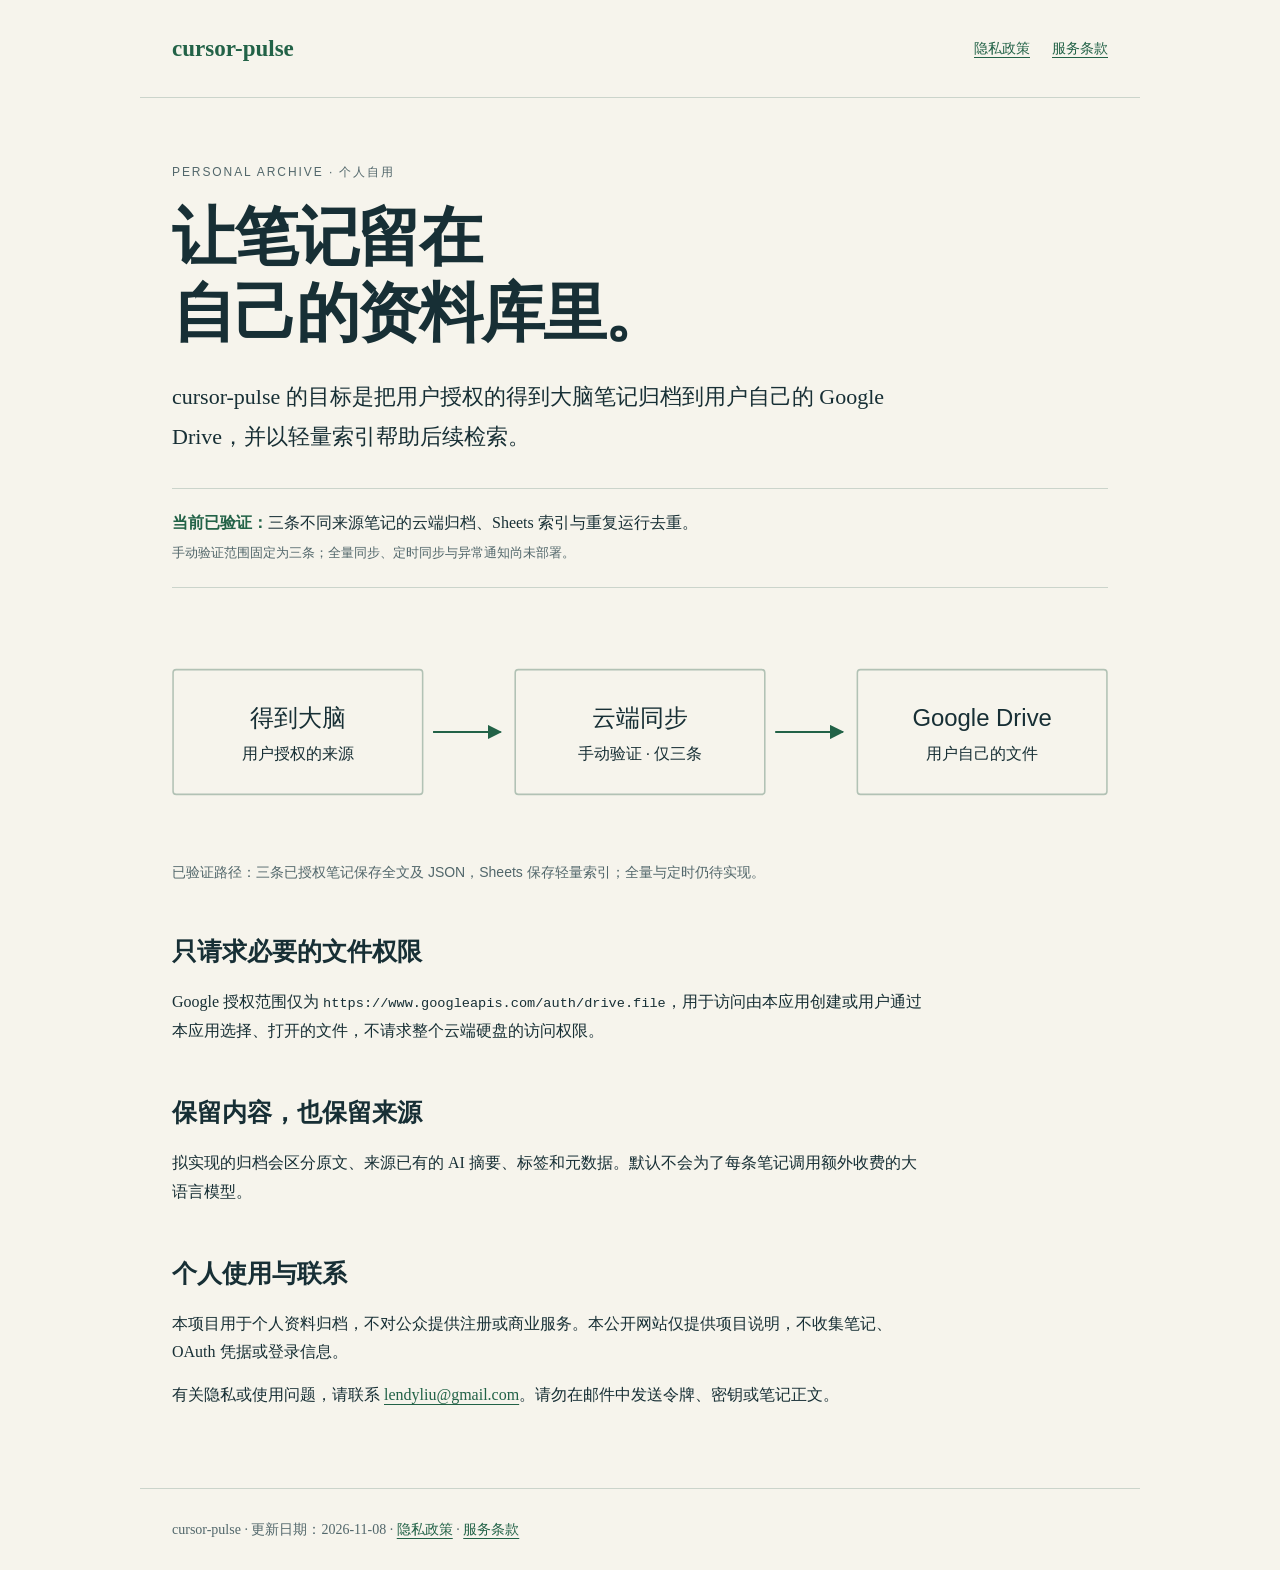
<file: index.html>
<!doctype html>
<html lang="zh-CN"><head><meta charset="utf-8"><meta name="viewport" content="width=device-width,initial-scale=1"><title>cursor-pulse · 个人笔记归档</title><meta name="description" content="cursor-pulse 是个人自用的笔记归档项目，目标是将已授权的得到大脑笔记保存到用户自己的 Google Drive。"><link rel="stylesheet" href="style.css"></head><body>
<header><a href="./">cursor-pulse</a><nav aria-label="主导航"><a href="privacy.html">隐私政策</a><a href="terms.html">服务条款</a></nav></header>
<main><div class="eyebrow">Personal archive · 个人自用</div><h1>让笔记留在<br>自己的资料库里。</h1><p class="lead">cursor-pulse 的目标是把用户授权的得到大脑笔记归档到用户自己的 Google Drive，并以轻量索引帮助后续检索。</p>
<div class="status"><strong>当前已验证：</strong>三条不同来源笔记的云端归档、Sheets 索引与重复运行去重。<br><small>手动验证范围固定为三条；全量同步、定时同步与异常通知尚未部署。</small></div>
<figure><svg viewBox="0 0 900 210" role="img" aria-labelledby="flow-title flow-desc"><title id="flow-title">三条样本已验证的归档路径</title><desc id="flow-desc">用户授权的得到大脑笔记，经手动云端同步处理后保存到用户自己的 Google Drive。当前限定三条样本。</desc><defs><marker id="arrow" viewBox="0 0 10 10" refX="9" refY="5" markerWidth="7" markerHeight="7" orient="auto"><path d="M0 0 10 5 0 10Z" fill="#226247"/></marker></defs><g fill="none" stroke="#b2c2b5" stroke-width="1.5"><rect x="1" y="40" width="240" height="120" rx="3"/><rect x="330" y="40" width="240" height="120" rx="3"/><rect x="659" y="40" width="240" height="120" rx="3"/></g><g stroke="#226247" stroke-width="2" marker-end="url(#arrow)"><path d="M251 100H316"/><path d="M580 100H645"/></g><g fill="#172f35" font-family="'PingFang SC',sans-serif" text-anchor="middle"><text x="121" y="94" font-size="23">得到大脑</text><text x="121" y="126" font-size="15">用户授权的来源</text><text x="450" y="94" font-size="23">云端同步</text><text x="450" y="126" font-size="15">手动验证 · 仅三条</text><text x="779" y="94" font-size="23">Google Drive</text><text x="779" y="126" font-size="15">用户自己的文件</text></g></svg><figcaption>已验证路径：三条已授权笔记保存全文及 JSON，Sheets 保存轻量索引；全量与定时仍待实现。</figcaption></figure>
<h2>只请求必要的文件权限</h2><p>Google 授权范围仅为 <code>https://www.googleapis.com/auth/drive.file</code>，用于访问由本应用创建或用户通过本应用选择、打开的文件，不请求整个云端硬盘的访问权限。</p>
<h2>保留内容，也保留来源</h2><p>拟实现的归档会区分原文、来源已有的 AI 摘要、标签和元数据。默认不会为了每条笔记调用额外收费的大语言模型。</p>
<h2>个人使用与联系</h2><p>本项目用于个人资料归档，不对公众提供注册或商业服务。本公开网站仅提供项目说明，不收集笔记、OAuth 凭据或登录信息。</p><p>有关隐私或使用问题，请联系 <a href="mailto:lendyliu@gmail.com">lendyliu@gmail.com</a>。请勿在邮件中发送令牌、密钥或笔记正文。</p>
</main><footer>cursor-pulse · 更新日期：2026-11-08 · <a href="privacy.html">隐私政策</a> · <a href="terms.html">服务条款</a></footer></body></html>
</file>
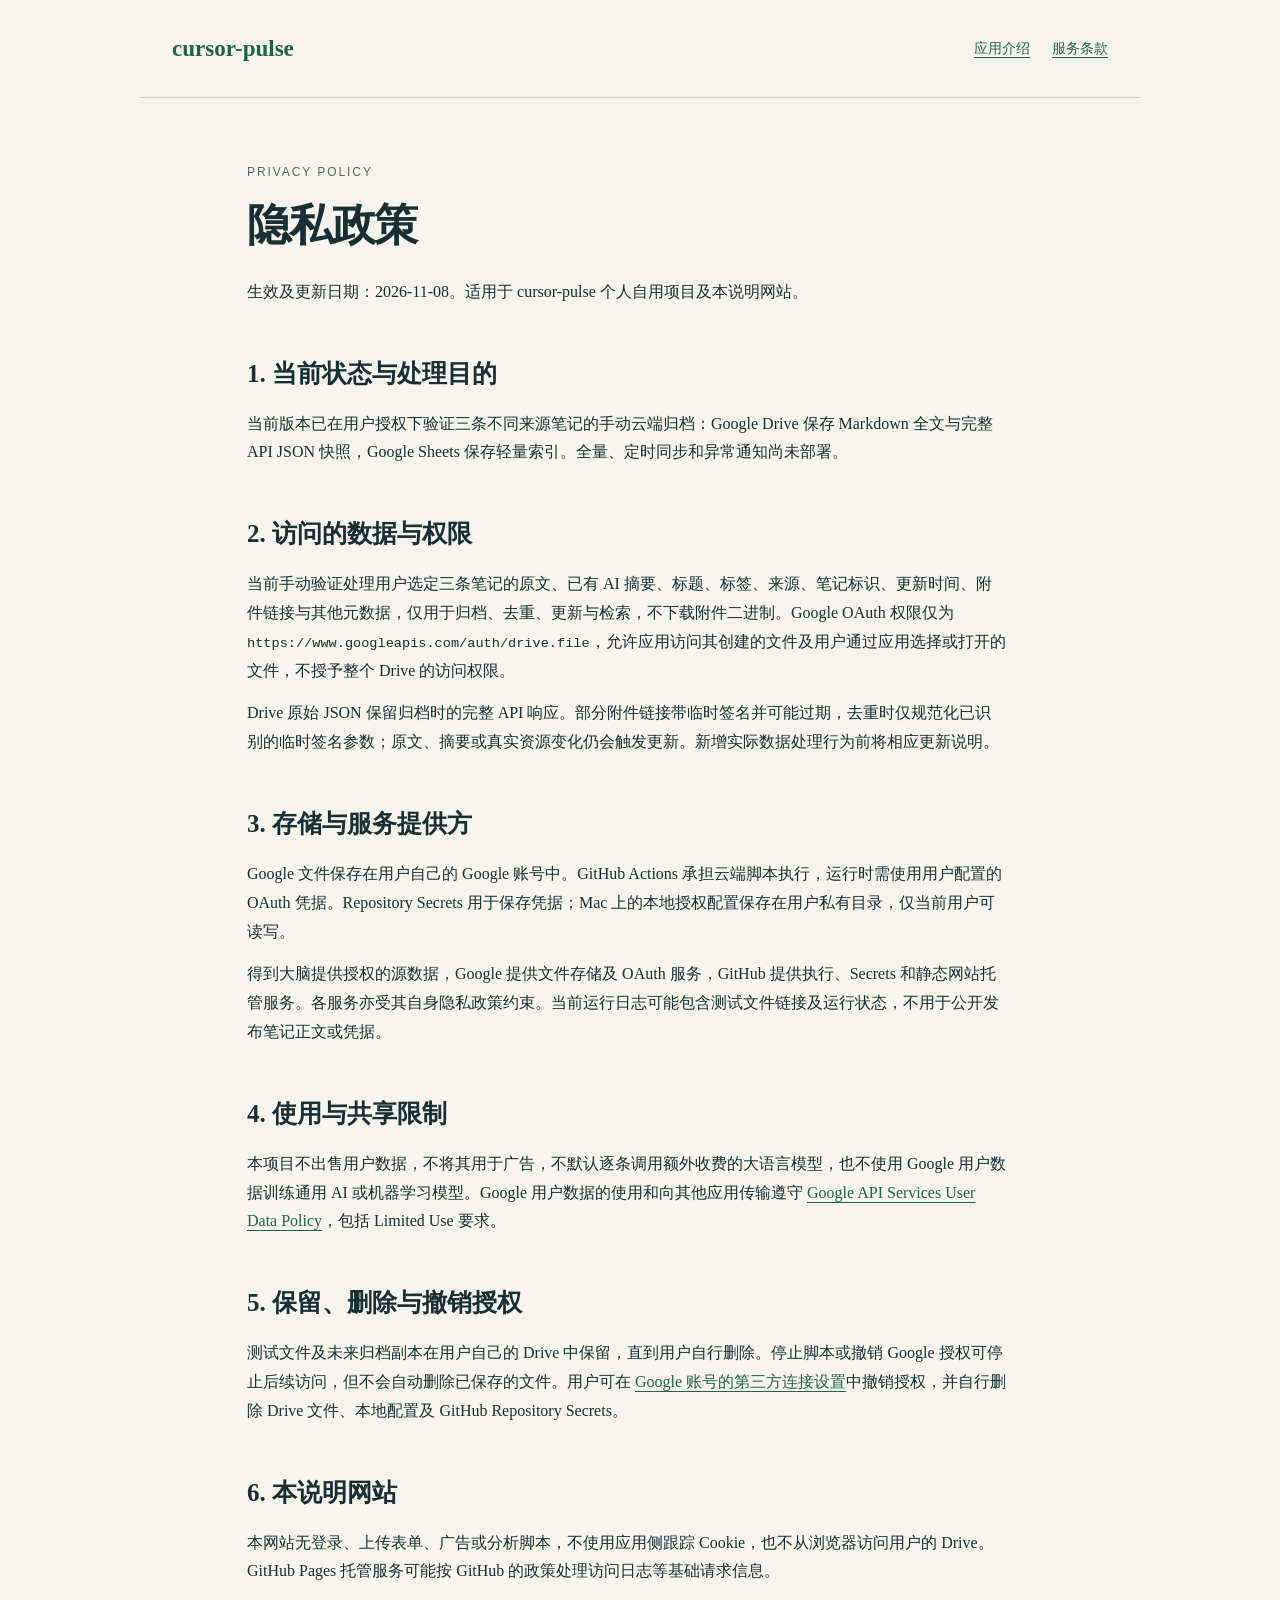
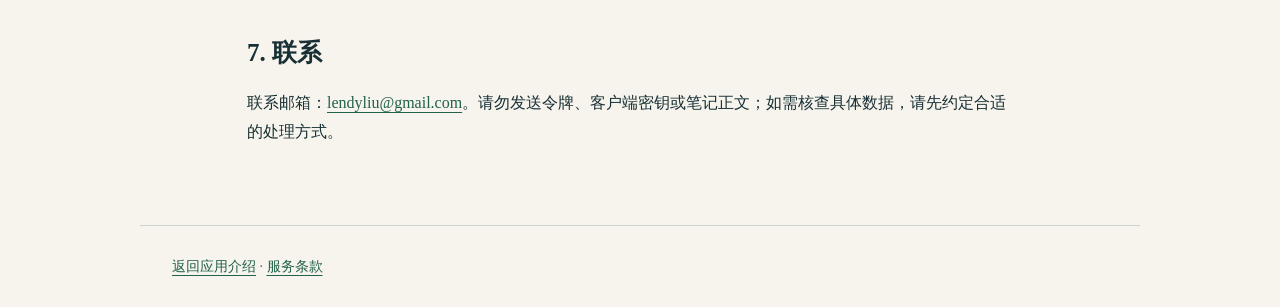
<file: privacy.html>
<!doctype html>
<html lang="zh-CN"><head><meta charset="utf-8"><meta name="viewport" content="width=device-width,initial-scale=1"><title>隐私政策 · cursor-pulse</title><link rel="stylesheet" href="style.css"></head><body>
<header><a href="./">cursor-pulse</a><nav aria-label="主导航"><a href="./">应用介绍</a><a href="terms.html">服务条款</a></nav></header>
<main class="prose"><div class="eyebrow">Privacy policy</div><h1>隐私政策</h1><p>生效及更新日期：2026-11-08。适用于 cursor-pulse 个人自用项目及本说明网站。</p>
<h2>1. 当前状态与处理目的</h2><p>当前版本已在用户授权下验证三条不同来源笔记的手动云端归档：Google Drive 保存 Markdown 全文与完整 API JSON 快照，Google Sheets 保存轻量索引。全量、定时同步和异常通知尚未部署。</p>
<h2>2. 访问的数据与权限</h2><p>当前手动验证处理用户选定三条笔记的原文、已有 AI 摘要、标题、标签、来源、笔记标识、更新时间、附件链接与其他元数据，仅用于归档、去重、更新与检索，不下载附件二进制。Google OAuth 权限仅为 <code>https://www.googleapis.com/auth/drive.file</code>，允许应用访问其创建的文件及用户通过应用选择或打开的文件，不授予整个 Drive 的访问权限。</p><p>Drive 原始 JSON 保留归档时的完整 API 响应。部分附件链接带临时签名并可能过期，去重时仅规范化已识别的临时签名参数；原文、摘要或真实资源变化仍会触发更新。新增实际数据处理行为前将相应更新说明。</p>
<h2>3. 存储与服务提供方</h2><p>Google 文件保存在用户自己的 Google 账号中。GitHub Actions 承担云端脚本执行，运行时需使用用户配置的 OAuth 凭据。Repository Secrets 用于保存凭据；Mac 上的本地授权配置保存在用户私有目录，仅当前用户可读写。</p><p>得到大脑提供授权的源数据，Google 提供文件存储及 OAuth 服务，GitHub 提供执行、Secrets 和静态网站托管服务。各服务亦受其自身隐私政策约束。当前运行日志可能包含测试文件链接及运行状态，不用于公开发布笔记正文或凭据。</p>
<h2>4. 使用与共享限制</h2><p>本项目不出售用户数据，不将其用于广告，不默认逐条调用额外收费的大语言模型，也不使用 Google 用户数据训练通用 AI 或机器学习模型。Google 用户数据的使用和向其他应用传输遵守 <a href="https://developers.google.com/terms/api-services-user-data-policy">Google API Services User Data Policy</a>，包括 Limited Use 要求。</p>
<h2>5. 保留、删除与撤销授权</h2><p>测试文件及未来归档副本在用户自己的 Drive 中保留，直到用户自行删除。停止脚本或撤销 Google 授权可停止后续访问，但不会自动删除已保存的文件。用户可在 <a href="https://myaccount.google.com/connections">Google 账号的第三方连接设置</a>中撤销授权，并自行删除 Drive 文件、本地配置及 GitHub Repository Secrets。</p>
<h2>6. 本说明网站</h2><p>本网站无登录、上传表单、广告或分析脚本，不使用应用侧跟踪 Cookie，也不从浏览器访问用户的 Drive。GitHub Pages 托管服务可能按 GitHub 的政策处理访问日志等基础请求信息。</p>
<h2>7. 联系</h2><p>联系邮箱：<a href="mailto:lendyliu@gmail.com">lendyliu@gmail.com</a>。请勿发送令牌、客户端密钥或笔记正文；如需核查具体数据，请先约定合适的处理方式。</p>
</main><footer><a href="./">返回应用介绍</a> · <a href="terms.html">服务条款</a></footer></body></html>
</file>
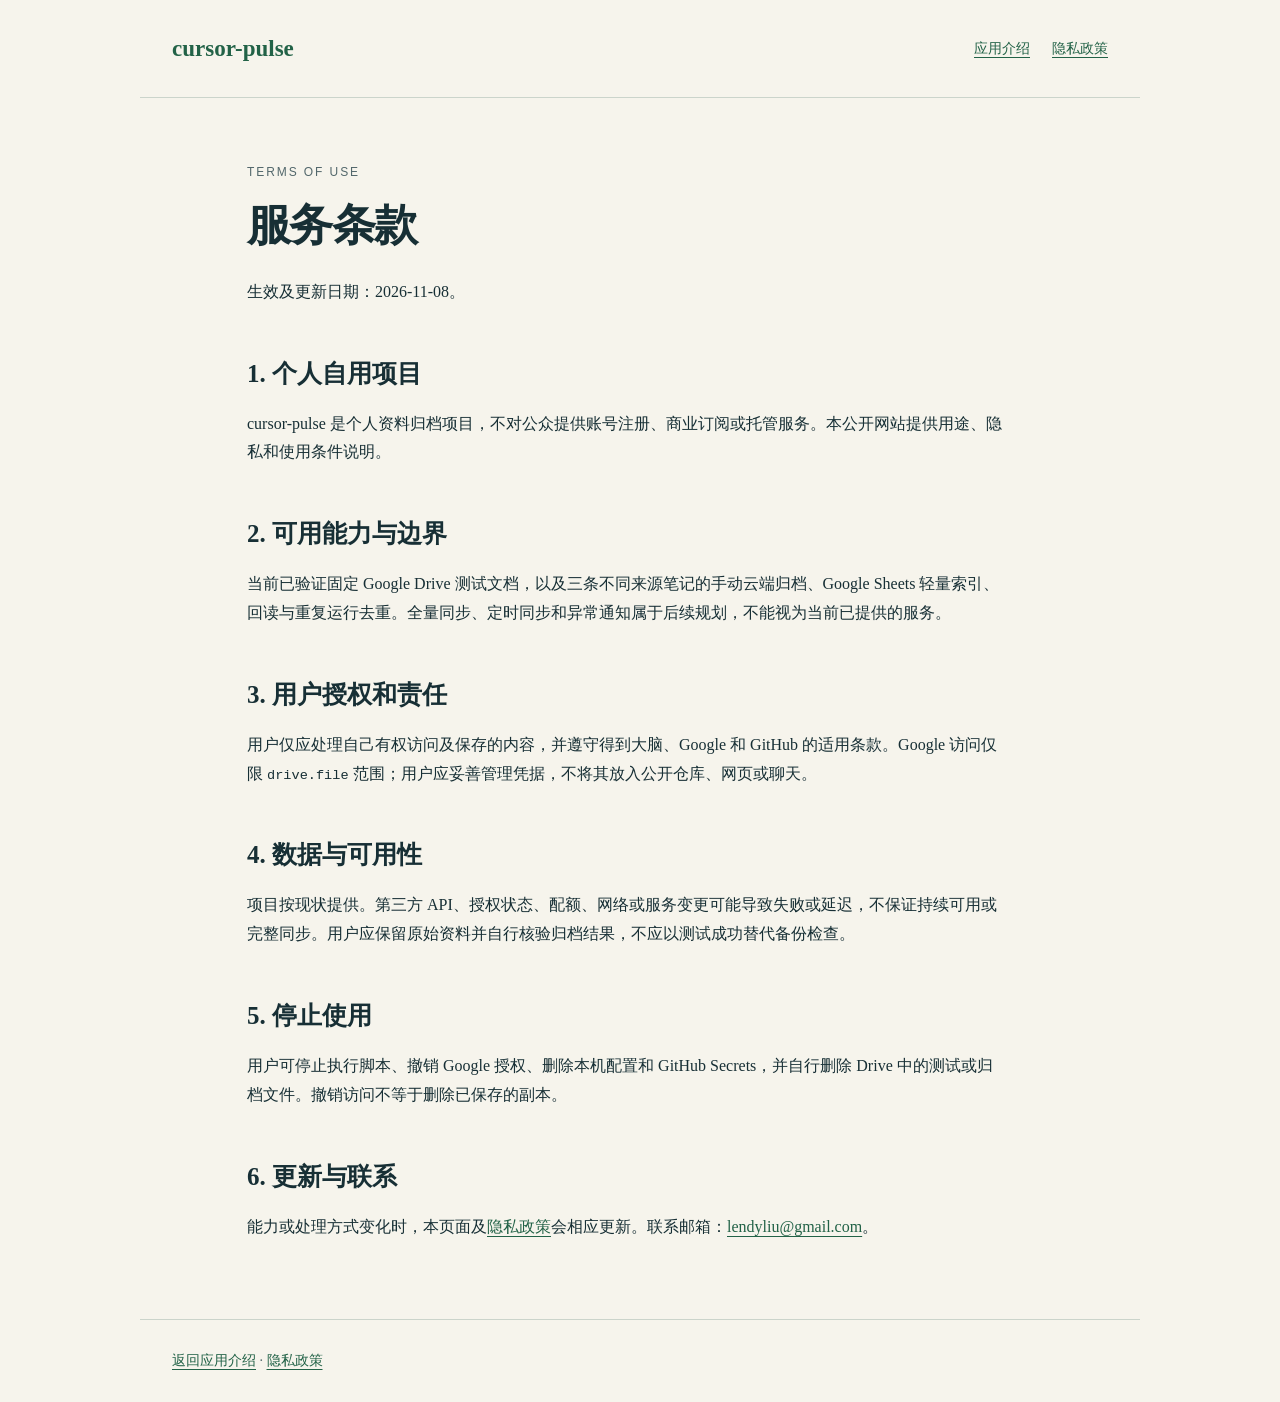
<file: terms.html>
<!doctype html>
<html lang="zh-CN"><head><meta charset="utf-8"><meta name="viewport" content="width=device-width,initial-scale=1"><title>服务条款 · cursor-pulse</title><link rel="stylesheet" href="style.css"></head><body>
<header><a href="./">cursor-pulse</a><nav aria-label="主导航"><a href="./">应用介绍</a><a href="privacy.html">隐私政策</a></nav></header>
<main class="prose"><div class="eyebrow">Terms of use</div><h1>服务条款</h1><p>生效及更新日期：2026-11-08。</p>
<h2>1. 个人自用项目</h2><p>cursor-pulse 是个人资料归档项目，不对公众提供账号注册、商业订阅或托管服务。本公开网站提供用途、隐私和使用条件说明。</p>
<h2>2. 可用能力与边界</h2><p>当前已验证固定 Google Drive 测试文档，以及三条不同来源笔记的手动云端归档、Google Sheets 轻量索引、回读与重复运行去重。全量同步、定时同步和异常通知属于后续规划，不能视为当前已提供的服务。</p>
<h2>3. 用户授权和责任</h2><p>用户仅应处理自己有权访问及保存的内容，并遵守得到大脑、Google 和 GitHub 的适用条款。Google 访问仅限 <code>drive.file</code> 范围；用户应妥善管理凭据，不将其放入公开仓库、网页或聊天。</p>
<h2>4. 数据与可用性</h2><p>项目按现状提供。第三方 API、授权状态、配额、网络或服务变更可能导致失败或延迟，不保证持续可用或完整同步。用户应保留原始资料并自行核验归档结果，不应以测试成功替代备份检查。</p>
<h2>5. 停止使用</h2><p>用户可停止执行脚本、撤销 Google 授权、删除本机配置和 GitHub Secrets，并自行删除 Drive 中的测试或归档文件。撤销访问不等于删除已保存的副本。</p>
<h2>6. 更新与联系</h2><p>能力或处理方式变化时，本页面及<a href="privacy.html">隐私政策</a>会相应更新。联系邮箱：<a href="mailto:lendyliu@gmail.com">lendyliu@gmail.com</a>。</p>
</main><footer><a href="./">返回应用介绍</a> · <a href="privacy.html">隐私政策</a></footer></body></html>
</file>
<file: style.css>
:root{color-scheme:light;--paper:#f6f4ec;--ink:#172f35;--muted:#52676b;--line:#cbd4cb;--green:#226247}*{box-sizing:border-box}body{margin:0;background:var(--paper);color:var(--ink);font-family:'Iowan Old Style','Palatino Linotype','Songti SC',serif;line-height:1.8}a{color:var(--green);text-underline-offset:4px}header,main,footer{max-width:1000px;margin:auto;padding:28px 32px}header{display:flex;justify-content:space-between;align-items:center;border-bottom:1px solid var(--line);gap:20px}header>a{font-size:23px;font-weight:bold;text-decoration:none}nav{display:flex;gap:22px;font-family:'Avenir Next','PingFang SC',sans-serif;font-size:14px}main{padding-top:64px;padding-bottom:64px}h1{font-size:clamp(36px,6vw,64px);line-height:1.18;letter-spacing:-.035em;max-width:800px;margin:16px 0 26px}h2{font-size:25px;margin:44px 0 12px}p,li{max-width:760px}p{margin:14px 0}small,.eyebrow,figcaption{font-family:'Avenir Next','PingFang SC',sans-serif;color:var(--muted)}.eyebrow{font-size:12px;letter-spacing:.16em;text-transform:uppercase}.lead{font-size:22px;max-width:780px}.status{border-top:1px solid var(--line);border-bottom:1px solid var(--line);padding:20px 0;margin:32px 0}.status strong{color:var(--green)}figure{margin:40px 0}svg{width:100%;height:auto;display:block}figcaption{font-size:14px;margin-top:14px}.prose h1{font-size:44px}.prose{max-width:850px}code{font-family:'SFMono-Regular',Consolas,monospace;font-size:.85em;overflow-wrap:anywhere}footer{border-top:1px solid var(--line);font-size:14px;color:var(--muted)}a:focus-visible{outline:3px solid var(--green);outline-offset:5px}@media(max-width:600px){header,main,footer{padding-left:22px;padding-right:22px}header{align-items:flex-start;flex-direction:column;gap:10px}nav{gap:16px;flex-wrap:wrap}main{padding-top:40px}.lead{font-size:19px}.prose h1{font-size:35px}}
</file>
